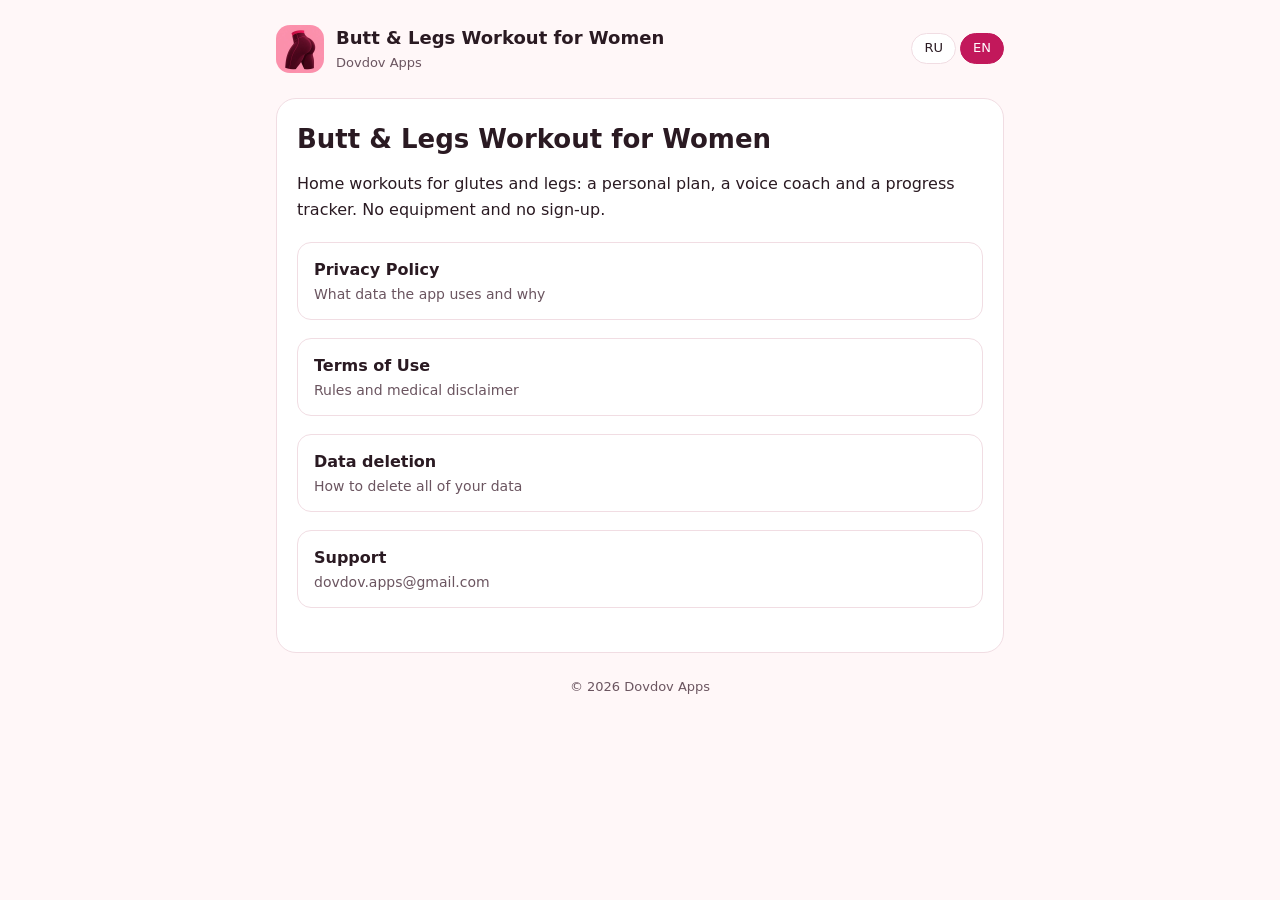
<file: index.html>
<!doctype html>
<html lang="ru">
<head>
<meta charset="utf-8">
<meta name="viewport" content="width=device-width, initial-scale=1">
<title>Butt &amp; Legs Workout for Women</title>
<meta name="description" content="Butt &amp; Legs Workout for Women — home workouts for glutes and legs. Legal information and support.">
<link rel="icon" href="icon.webp">
<link rel="stylesheet" href="style.css">
<script src="lang.js"></script>
</head>
<body>
<div class="wrap">
  <header>
    <img src="icon.webp" alt="">
    <div>
      <a class="brand" href="./">Butt &amp; Legs Workout for Women</a>
      <div class="sub">Dovdov Apps</div>
    </div>
    <div class="lang"><button data-l="ru">RU</button><button data-l="en">EN</button></div>
  </header>
  <main>
    <section lang="ru">
      <h1>Butt &amp; Legs Workout for Women</h1>
      <p>Домашние тренировки для ягодиц и ног: персональный план, голосовой тренер и трекер прогресса. Без инвентаря и без регистрации.</p>
      <ul class="links">
        <li><a href="privacy/">Политика конфиденциальности<span>Какие данные использует приложение и зачем</span></a></li>
        <li><a href="terms/">Условия использования<span>Правила и медицинская оговорка</span></a></li>
        <li><a href="delete-data/">Удаление данных<span>Как удалить все свои данные</span></a></li>
        <li><a href="mailto:dovdov.apps@gmail.com">Поддержка<span>dovdov.apps@gmail.com</span></a></li>
      </ul>
    </section>
    <section lang="en">
      <h1>Butt &amp; Legs Workout for Women</h1>
      <p>Home workouts for glutes and legs: a personal plan, a voice coach and a progress tracker. No equipment and no sign-up.</p>
      <ul class="links">
        <li><a href="privacy/">Privacy Policy<span>What data the app uses and why</span></a></li>
        <li><a href="terms/">Terms of Use<span>Rules and medical disclaimer</span></a></li>
        <li><a href="delete-data/">Data deletion<span>How to delete all of your data</span></a></li>
        <li><a href="mailto:dovdov.apps@gmail.com">Support<span>dovdov.apps@gmail.com</span></a></li>
      </ul>
    </section>
  </main>
  <footer>© 2026 Dovdov Apps</footer>
</div>
</body>
</html>
</file>
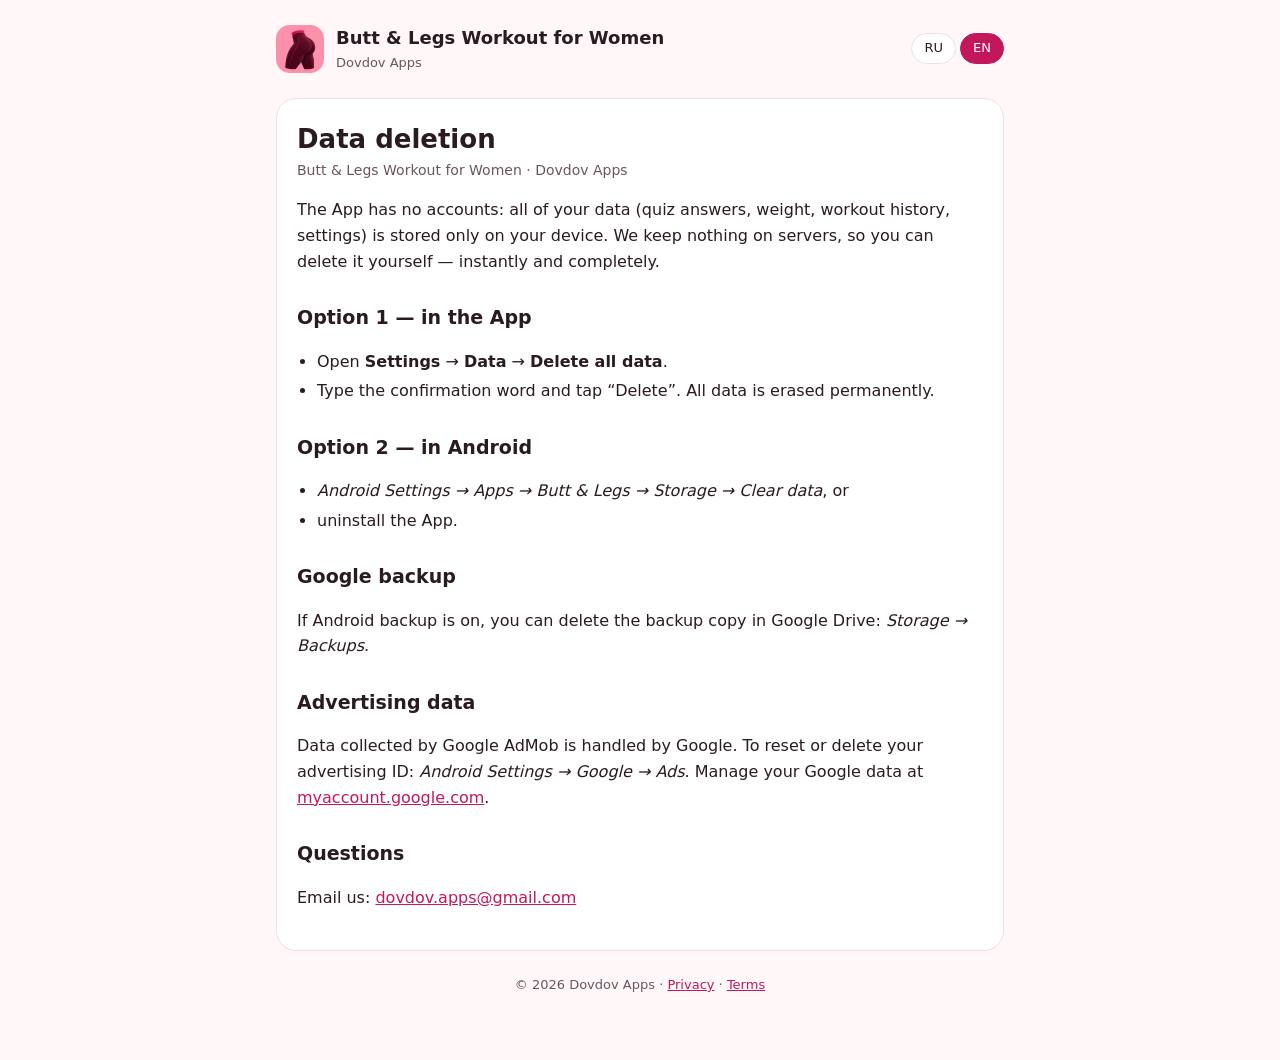
<file: delete-data/index.html>
<!doctype html>
<html lang="ru">
<head>
<meta charset="utf-8">
<meta name="viewport" content="width=device-width, initial-scale=1">
<title>Data Deletion</title>
<meta name="description" content="How to delete your data from the Butt &amp; Legs Workout for Women app by Dovdov Apps.">
<link rel="icon" href="../icon.webp">
<link rel="stylesheet" href="../style.css">
<script src="../lang.js"></script>
</head>
<body>
<div class="wrap">
  <header>
    <img src="../icon.webp" alt="">
    <div>
      <a class="brand" href="../">Butt &amp; Legs Workout for Women</a>
      <div class="sub">Dovdov Apps</div>
    </div>
    <div class="lang"><button data-l="ru">RU</button><button data-l="en">EN</button></div>
  </header>
  <main>

<article lang="ru">
  <h1>Удаление данных</h1>
  <p class="date">Butt &amp; Legs Workout for Women · Dovdov Apps</p>
  <p>В Приложении нет аккаунтов: все ваши данные (ответы опроса, вес, история тренировок, настройки) хранятся только на вашем устройстве. Мы не храним их на серверах, поэтому удалить их можете вы сами — сразу и полностью.</p>

  <h2>Способ 1 — в Приложении</h2>
  <ul>
    <li>Откройте <b>Настройки</b> → раздел <b>Данные</b> → <b>Удалить все данные</b>.</li>
    <li>Введите слово подтверждения и нажмите «Удалить». Все данные будут стёрты без возможности восстановления.</li>
  </ul>

  <h2>Способ 2 — в Android</h2>
  <ul>
    <li><i>Настройки Android → Приложения → Butt &amp; Legs → Хранилище → Очистить данные</i>, или</li>
    <li>удалите Приложение с устройства.</li>
  </ul>

  <h2>Резервная копия Google</h2>
  <p>Если на устройстве включено резервное копирование Android, копию можно удалить в Google Drive: <i>Хранилище → Резервные копии</i>.</p>

  <h2>Рекламные данные</h2>
  <p>Данные, собранные Google AdMob, обрабатываются Google. Сбросить или удалить рекламный идентификатор: <i>Настройки Android → Google → Реклама</i>. Управление данными Google: <a href="https://myaccount.google.com/data-and-privacy" target="_blank" rel="noopener">myaccount.google.com</a>.</p>

  <h2>Вопросы</h2>
  <p>Напишите нам: <a href="mailto:dovdov.apps@gmail.com">dovdov.apps@gmail.com</a></p>
</article>

<article lang="en">
  <h1>Data deletion</h1>
  <p class="date">Butt &amp; Legs Workout for Women · Dovdov Apps</p>
  <p>The App has no accounts: all of your data (quiz answers, weight, workout history, settings) is stored only on your device. We keep nothing on servers, so you can delete it yourself — instantly and completely.</p>

  <h2>Option 1 — in the App</h2>
  <ul>
    <li>Open <b>Settings</b> → <b>Data</b> → <b>Delete all data</b>.</li>
    <li>Type the confirmation word and tap “Delete”. All data is erased permanently.</li>
  </ul>

  <h2>Option 2 — in Android</h2>
  <ul>
    <li><i>Android Settings → Apps → Butt &amp; Legs → Storage → Clear data</i>, or</li>
    <li>uninstall the App.</li>
  </ul>

  <h2>Google backup</h2>
  <p>If Android backup is on, you can delete the backup copy in Google Drive: <i>Storage → Backups</i>.</p>

  <h2>Advertising data</h2>
  <p>Data collected by Google AdMob is handled by Google. To reset or delete your advertising ID: <i>Android Settings → Google → Ads</i>. Manage your Google data at <a href="https://myaccount.google.com/data-and-privacy" target="_blank" rel="noopener">myaccount.google.com</a>.</p>

  <h2>Questions</h2>
  <p>Email us: <a href="mailto:dovdov.apps@gmail.com">dovdov.apps@gmail.com</a></p>
</article>

  </main>
  <footer>© 2026 Dovdov Apps · <a href="../privacy/">Privacy</a> · <a href="../terms/">Terms</a></footer>
</div>
</body>
</html>
</file>
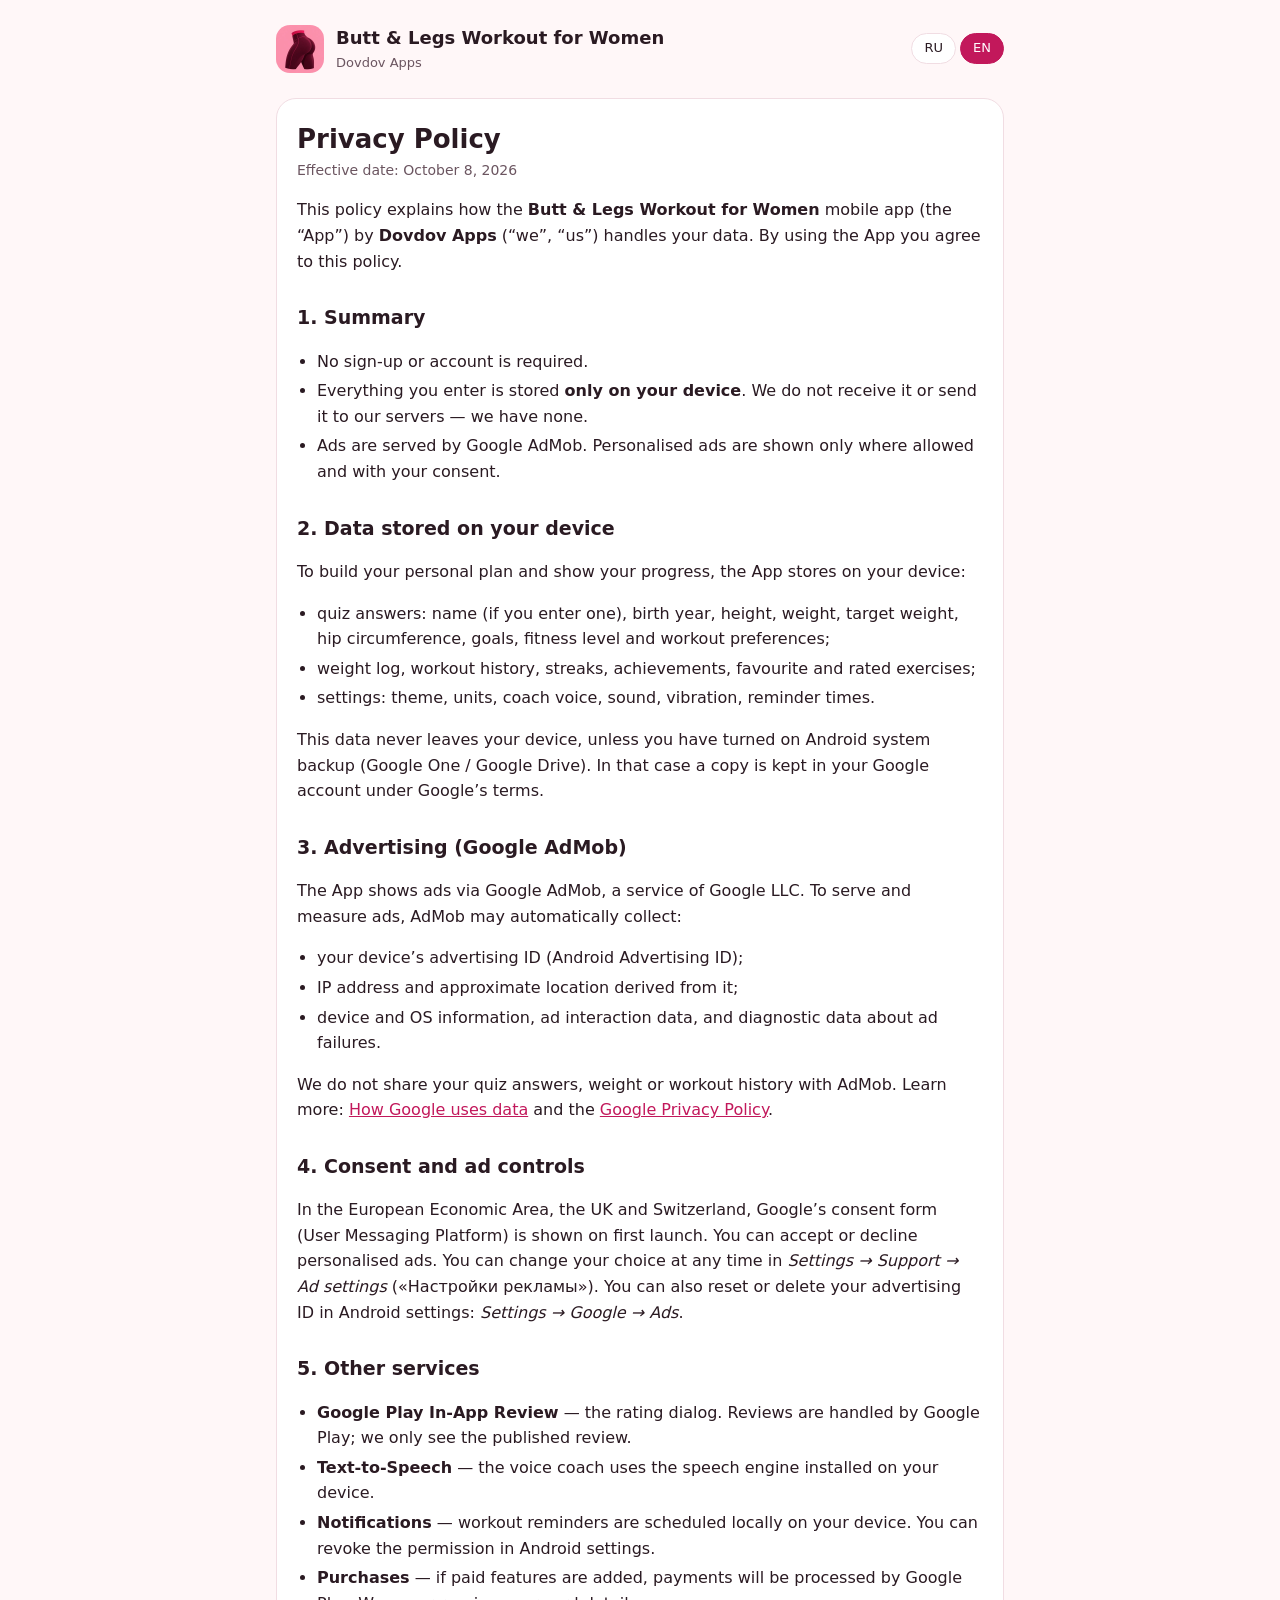
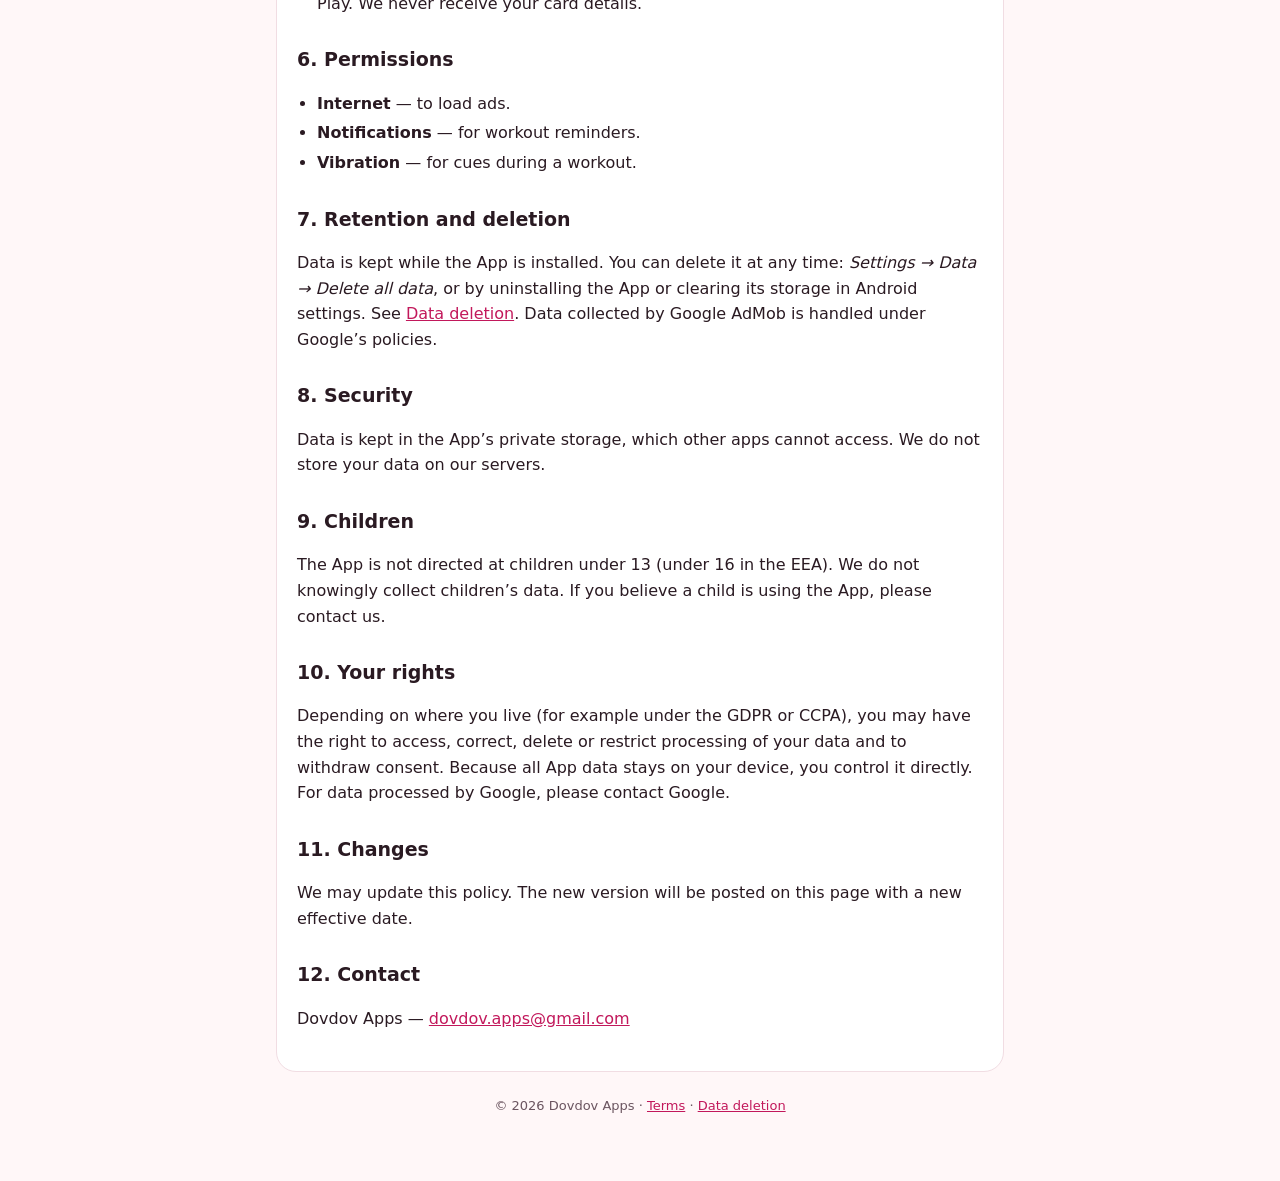
<file: privacy/index.html>
<!doctype html>
<html lang="ru">
<head>
<meta charset="utf-8">
<meta name="viewport" content="width=device-width, initial-scale=1">
<title>Privacy Policy</title>
<meta name="description" content="Privacy Policy of the Butt &amp; Legs Workout for Women app by Dovdov Apps.">
<link rel="icon" href="../icon.webp">
<link rel="stylesheet" href="../style.css">
<script src="../lang.js"></script>
</head>
<body>
<div class="wrap">
  <header>
    <img src="../icon.webp" alt="">
    <div>
      <a class="brand" href="../">Butt &amp; Legs Workout for Women</a>
      <div class="sub">Dovdov Apps</div>
    </div>
    <div class="lang"><button data-l="ru">RU</button><button data-l="en">EN</button></div>
  </header>
  <main>

<article lang="ru">
  <h1>Политика конфиденциальности</h1>
  <p class="date">Вступает в силу: 8 октября 2026 г.</p>

  <p>Эта политика описывает, как мобильное приложение <b>Butt &amp; Legs Workout for Women</b> (далее — «Приложение») от разработчика <b>Dovdov Apps</b> (далее — «мы») обращается с вашими данными. Используя Приложение, вы соглашаетесь с этой политикой.</p>

  <h2>1. Коротко</h2>
  <ul>
    <li>Регистрация и аккаунт не нужны.</li>
    <li>Все данные, которые вы вводите, хранятся <b>только на вашем устройстве</b>. Мы не получаем их и не передаём на наши серверы — у нас их нет.</li>
    <li>Для показа рекламы используется Google AdMob. Персонализированная реклама показывается только там, где это разрешено, и с вашего согласия.</li>
  </ul>

  <h2>2. Данные, которые хранятся на устройстве</h2>
  <p>Чтобы составить персональный план и показывать прогресс, Приложение сохраняет на устройстве:</p>
  <ul>
    <li>ответы опроса: имя (если вы его указали), год рождения, рост, вес, целевой вес, обхват бёдер, цели, уровень подготовки и предпочтения тренировок;</li>
    <li>журнал веса, историю тренировок, серии, достижения, избранные и оценённые упражнения;</li>
    <li>настройки: тема, единицы измерения, голос тренера, звук, вибрация, время напоминаний.</li>
  </ul>
  <p>Эти данные не покидают устройство, за исключением случая, когда вы сами включили системное резервное копирование Android (Google One / Google Drive). Тогда копия хранится в вашем Google-аккаунте по правилам Google.</p>

  <h2>3. Реклама (Google AdMob)</h2>
  <p>Приложение показывает рекламу через Google AdMob — сервис Google LLC. Для показа и измерения рекламы AdMob может автоматически собирать:</p>
  <ul>
    <li>рекламный идентификатор устройства (Android Advertising ID);</li>
    <li>IP-адрес и приблизительное местоположение по нему;</li>
    <li>сведения об устройстве и ОС, данные о взаимодействии с рекламой, диагностические данные о сбоях рекламы.</li>
  </ul>
  <p>Мы не передаём AdMob ваши ответы опроса, вес или историю тренировок. Подробнее: <a href="https://policies.google.com/technologies/partner-sites" target="_blank" rel="noopener">Как Google использует данные</a> и <a href="https://policies.google.com/privacy" target="_blank" rel="noopener">Политика конфиденциальности Google</a>.</p>

  <h2>4. Согласие и управление рекламой</h2>
  <p>В Европейской экономической зоне, Великобритании и Швейцарии при первом запуске показывается окно согласия Google (User Messaging Platform). Вы можете разрешить или отклонить персонализированную рекламу. Изменить выбор можно в любой момент: <i>Настройки → Поддержка → Настройки рекламы</i>. Также можно сбросить или удалить рекламный идентификатор в настройках Android: <i>Настройки → Google → Реклама</i>.</p>

  <h2>5. Другие сервисы</h2>
  <ul>
    <li><b>Google Play In-App Review</b> — окно оценки Приложения. Отзыв обрабатывается Google Play; мы видим только опубликованный отзыв.</li>
    <li><b>Синтез речи (Text-to-Speech)</b> — голосовой тренер использует речевой движок, установленный на вашем устройстве.</li>
    <li><b>Уведомления</b> — напоминания о тренировках создаются локально на устройстве. Разрешение можно отозвать в настройках Android.</li>
    <li><b>Покупки</b> — если в Приложении появятся платные функции, оплата будет проходить через Google Play. Мы не получаем данные вашей банковской карты.</li>
  </ul>

  <h2>6. Разрешения</h2>
  <ul>
    <li><b>Интернет</b> — для загрузки рекламы.</li>
    <li><b>Уведомления</b> — для напоминаний о тренировках.</li>
    <li><b>Вибрация</b> — для сигналов во время тренировки.</li>
  </ul>

  <h2>7. Хранение и удаление данных</h2>
  <p>Данные хранятся, пока Приложение установлено. Удалить их можно в любой момент: <i>Настройки → Данные → Удалить все данные</i>, либо удалив Приложение или очистив его данные в настройках Android. Подробнее — на странице <a href="../delete-data/">Удаление данных</a>. Данные, собранные Google AdMob, обрабатываются по правилам Google.</p>

  <h2>8. Безопасность</h2>
  <p>Данные хранятся в закрытом хранилище Приложения, недоступном другим приложениям. Мы не храним ваши данные на своих серверах.</p>

  <h2>9. Дети</h2>
  <p>Приложение не предназначено для детей младше 13 лет (в ЕЭЗ — младше 16 лет). Мы сознательно не собираем данные детей. Если вы считаете, что ребёнок пользуется Приложением, свяжитесь с нами.</p>

  <h2>10. Ваши права</h2>
  <p>В зависимости от страны проживания (например, по GDPR или CCPA) у вас есть право на доступ к данным, их исправление, удаление и ограничение обработки, а также право отозвать согласие. Так как все данные хранятся на вашем устройстве, вы управляете ими сами. По вопросам обработки данных Google обращайтесь в Google.</p>

  <h2>11. Изменения политики</h2>
  <p>Мы можем обновлять эту политику. Новая версия публикуется на этой странице с новой датой вступления в силу.</p>

  <h2>12. Контакты</h2>
  <p>Dovdov Apps — <a href="mailto:dovdov.apps@gmail.com">dovdov.apps@gmail.com</a></p>
</article>

<article lang="en">
  <h1>Privacy Policy</h1>
  <p class="date">Effective date: October 8, 2026</p>

  <p>This policy explains how the <b>Butt &amp; Legs Workout for Women</b> mobile app (the “App”) by <b>Dovdov Apps</b> (“we”, “us”) handles your data. By using the App you agree to this policy.</p>

  <h2>1. Summary</h2>
  <ul>
    <li>No sign-up or account is required.</li>
    <li>Everything you enter is stored <b>only on your device</b>. We do not receive it or send it to our servers — we have none.</li>
    <li>Ads are served by Google AdMob. Personalised ads are shown only where allowed and with your consent.</li>
  </ul>

  <h2>2. Data stored on your device</h2>
  <p>To build your personal plan and show your progress, the App stores on your device:</p>
  <ul>
    <li>quiz answers: name (if you enter one), birth year, height, weight, target weight, hip circumference, goals, fitness level and workout preferences;</li>
    <li>weight log, workout history, streaks, achievements, favourite and rated exercises;</li>
    <li>settings: theme, units, coach voice, sound, vibration, reminder times.</li>
  </ul>
  <p>This data never leaves your device, unless you have turned on Android system backup (Google One / Google Drive). In that case a copy is kept in your Google account under Google’s terms.</p>

  <h2>3. Advertising (Google AdMob)</h2>
  <p>The App shows ads via Google AdMob, a service of Google LLC. To serve and measure ads, AdMob may automatically collect:</p>
  <ul>
    <li>your device’s advertising ID (Android Advertising ID);</li>
    <li>IP address and approximate location derived from it;</li>
    <li>device and OS information, ad interaction data, and diagnostic data about ad failures.</li>
  </ul>
  <p>We do not share your quiz answers, weight or workout history with AdMob. Learn more: <a href="https://policies.google.com/technologies/partner-sites" target="_blank" rel="noopener">How Google uses data</a> and the <a href="https://policies.google.com/privacy" target="_blank" rel="noopener">Google Privacy Policy</a>.</p>

  <h2>4. Consent and ad controls</h2>
  <p>In the European Economic Area, the UK and Switzerland, Google’s consent form (User Messaging Platform) is shown on first launch. You can accept or decline personalised ads. You can change your choice at any time in <i>Settings → Support → Ad settings</i> («Настройки рекламы»). You can also reset or delete your advertising ID in Android settings: <i>Settings → Google → Ads</i>.</p>

  <h2>5. Other services</h2>
  <ul>
    <li><b>Google Play In-App Review</b> — the rating dialog. Reviews are handled by Google Play; we only see the published review.</li>
    <li><b>Text-to-Speech</b> — the voice coach uses the speech engine installed on your device.</li>
    <li><b>Notifications</b> — workout reminders are scheduled locally on your device. You can revoke the permission in Android settings.</li>
    <li><b>Purchases</b> — if paid features are added, payments will be processed by Google Play. We never receive your card details.</li>
  </ul>

  <h2>6. Permissions</h2>
  <ul>
    <li><b>Internet</b> — to load ads.</li>
    <li><b>Notifications</b> — for workout reminders.</li>
    <li><b>Vibration</b> — for cues during a workout.</li>
  </ul>

  <h2>7. Retention and deletion</h2>
  <p>Data is kept while the App is installed. You can delete it at any time: <i>Settings → Data → Delete all data</i>, or by uninstalling the App or clearing its storage in Android settings. See <a href="../delete-data/">Data deletion</a>. Data collected by Google AdMob is handled under Google’s policies.</p>

  <h2>8. Security</h2>
  <p>Data is kept in the App’s private storage, which other apps cannot access. We do not store your data on our servers.</p>

  <h2>9. Children</h2>
  <p>The App is not directed at children under 13 (under 16 in the EEA). We do not knowingly collect children’s data. If you believe a child is using the App, please contact us.</p>

  <h2>10. Your rights</h2>
  <p>Depending on where you live (for example under the GDPR or CCPA), you may have the right to access, correct, delete or restrict processing of your data and to withdraw consent. Because all App data stays on your device, you control it directly. For data processed by Google, please contact Google.</p>

  <h2>11. Changes</h2>
  <p>We may update this policy. The new version will be posted on this page with a new effective date.</p>

  <h2>12. Contact</h2>
  <p>Dovdov Apps — <a href="mailto:dovdov.apps@gmail.com">dovdov.apps@gmail.com</a></p>
</article>

  </main>
  <footer>© 2026 Dovdov Apps · <a href="../terms/">Terms</a> · <a href="../delete-data/">Data deletion</a></footer>
</div>
</body>
</html>
</file>
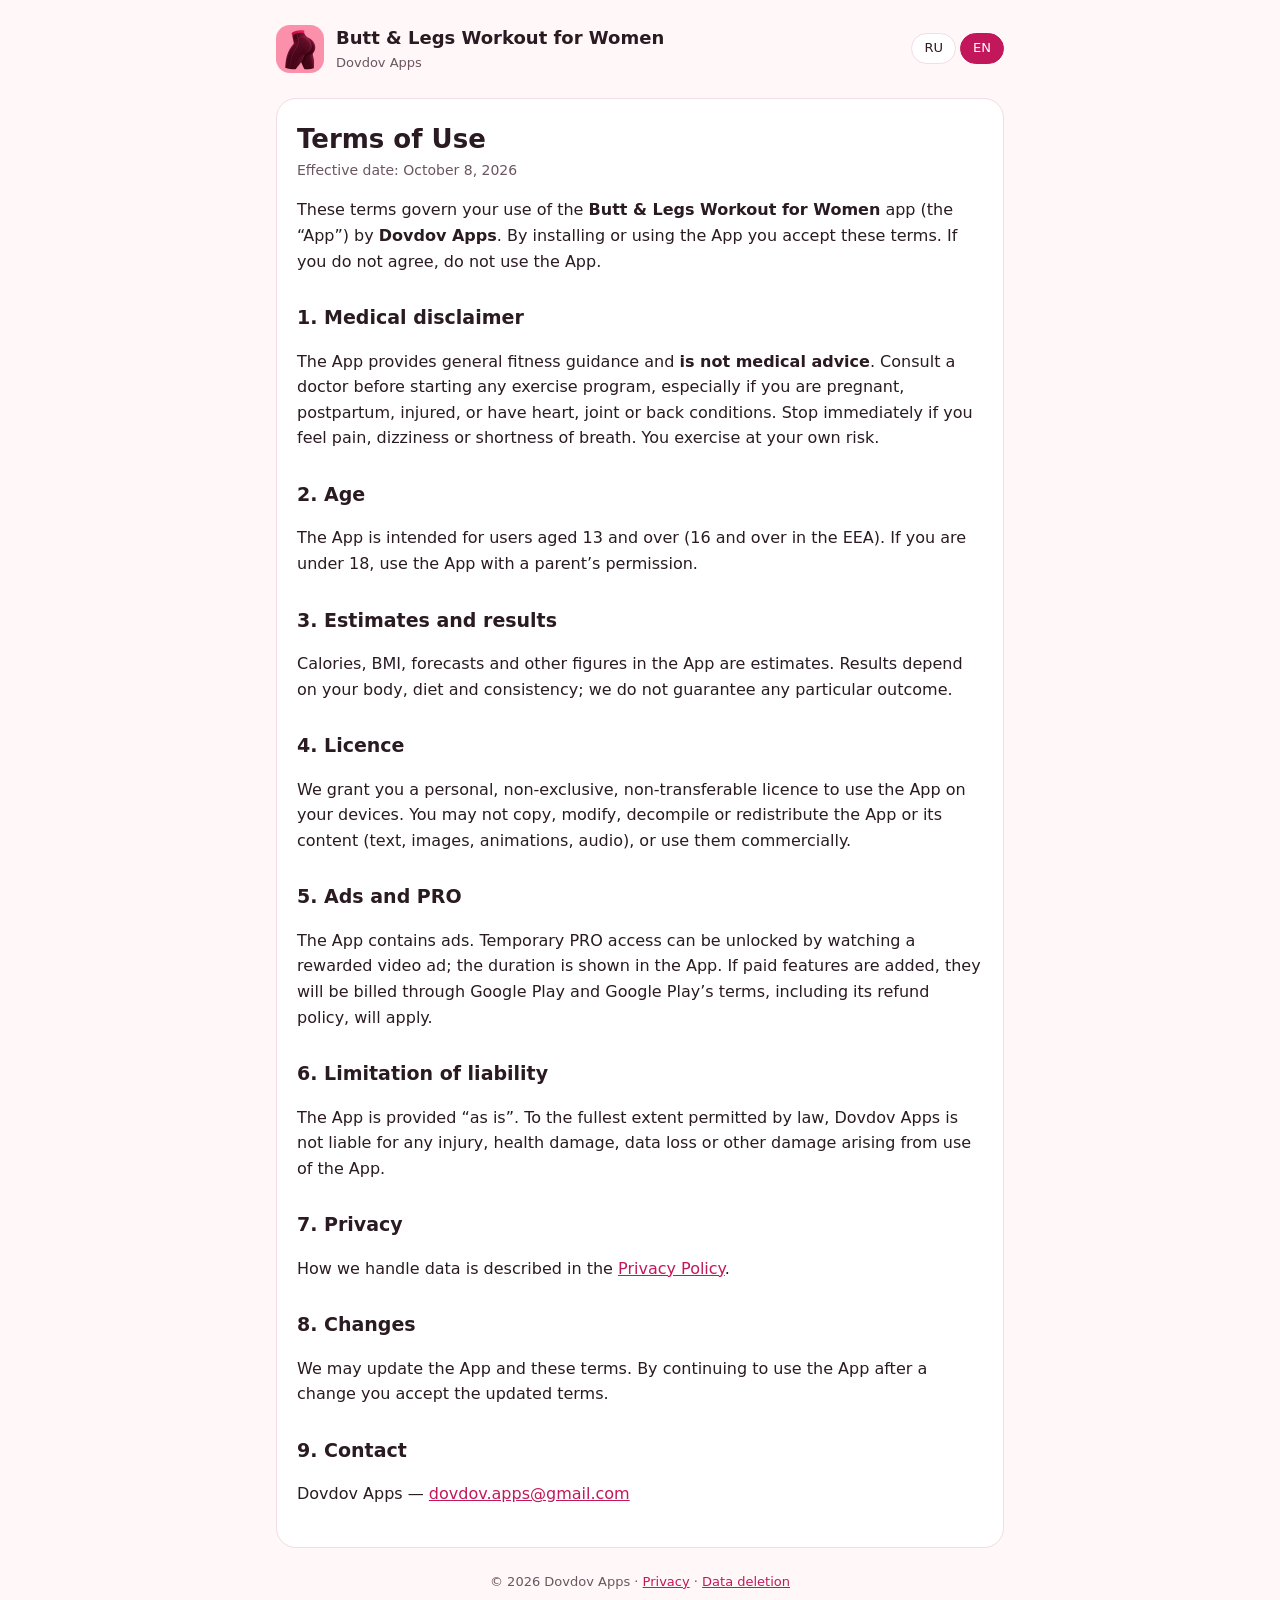
<file: terms/index.html>
<!doctype html>
<html lang="ru">
<head>
<meta charset="utf-8">
<meta name="viewport" content="width=device-width, initial-scale=1">
<title>Terms of Use</title>
<meta name="description" content="Terms of Use of the Butt &amp; Legs Workout for Women app by Dovdov Apps.">
<link rel="icon" href="../icon.webp">
<link rel="stylesheet" href="../style.css">
<script src="../lang.js"></script>
</head>
<body>
<div class="wrap">
  <header>
    <img src="../icon.webp" alt="">
    <div>
      <a class="brand" href="../">Butt &amp; Legs Workout for Women</a>
      <div class="sub">Dovdov Apps</div>
    </div>
    <div class="lang"><button data-l="ru">RU</button><button data-l="en">EN</button></div>
  </header>
  <main>

<article lang="ru">
  <h1>Условия использования</h1>
  <p class="date">Вступают в силу: 8 октября 2026 г.</p>

  <p>Эти условия регулируют использование приложения <b>Butt &amp; Legs Workout for Women</b> (далее — «Приложение») от <b>Dovdov Apps</b>. Устанавливая или используя Приложение, вы принимаете эти условия. Если вы не согласны — не используйте Приложение.</p>

  <h2>1. Медицинская оговорка</h2>
  <p>Приложение предоставляет общие фитнес-рекомендации и <b>не является медицинской консультацией</b>. Перед началом любой программы тренировок проконсультируйтесь с врачом, особенно при беременности, после родов, при травмах, заболеваниях сердца, суставов или спины. Немедленно прекратите тренировку, если почувствуете боль, головокружение или одышку. Вы тренируетесь на собственный риск.</p>

  <h2>2. Возраст</h2>
  <p>Приложение предназначено для пользователей от 13 лет (в ЕЭЗ — от 16 лет). Если вы младше 18 лет, используйте Приложение с разрешения родителей.</p>

  <h2>3. Расчёты и результаты</h2>
  <p>Калории, ИМТ, прогнозы и другие показатели в Приложении приблизительны. Результаты зависят от индивидуальных особенностей, питания и регулярности тренировок; мы не гарантируем конкретных результатов.</p>

  <h2>4. Лицензия</h2>
  <p>Мы предоставляем вам личную, неисключительную, непередаваемую лицензию на использование Приложения на ваших устройствах. Запрещается копировать, изменять, декомпилировать, распространять Приложение и его материалы (тексты, изображения, анимации, аудио), а также использовать их в коммерческих целях.</p>

  <h2>5. Реклама и PRO</h2>
  <p>Приложение содержит рекламу. Временный доступ PRO можно получить, посмотрев рекламное видео; срок доступа указан в Приложении. Если появятся платные функции, они будут оплачиваться через Google Play, и к ним будут применяться правила Google Play, в том числе о возвратах.</p>

  <h2>6. Ограничение ответственности</h2>
  <p>Приложение предоставляется «как есть». В максимальной степени, разрешённой законом, Dovdov Apps не несёт ответственности за травмы, ущерб здоровью, потерю данных или иной ущерб, возникший в связи с использованием Приложения.</p>

  <h2>7. Конфиденциальность</h2>
  <p>Обработка данных описана в <a href="../privacy/">Политике конфиденциальности</a>.</p>

  <h2>8. Изменения</h2>
  <p>Мы можем обновлять Приложение и эти условия. Продолжая пользоваться Приложением после изменений, вы принимаете новую редакцию.</p>

  <h2>9. Контакты</h2>
  <p>Dovdov Apps — <a href="mailto:dovdov.apps@gmail.com">dovdov.apps@gmail.com</a></p>
</article>

<article lang="en">
  <h1>Terms of Use</h1>
  <p class="date">Effective date: October 8, 2026</p>

  <p>These terms govern your use of the <b>Butt &amp; Legs Workout for Women</b> app (the “App”) by <b>Dovdov Apps</b>. By installing or using the App you accept these terms. If you do not agree, do not use the App.</p>

  <h2>1. Medical disclaimer</h2>
  <p>The App provides general fitness guidance and <b>is not medical advice</b>. Consult a doctor before starting any exercise program, especially if you are pregnant, postpartum, injured, or have heart, joint or back conditions. Stop immediately if you feel pain, dizziness or shortness of breath. You exercise at your own risk.</p>

  <h2>2. Age</h2>
  <p>The App is intended for users aged 13 and over (16 and over in the EEA). If you are under 18, use the App with a parent’s permission.</p>

  <h2>3. Estimates and results</h2>
  <p>Calories, BMI, forecasts and other figures in the App are estimates. Results depend on your body, diet and consistency; we do not guarantee any particular outcome.</p>

  <h2>4. Licence</h2>
  <p>We grant you a personal, non-exclusive, non-transferable licence to use the App on your devices. You may not copy, modify, decompile or redistribute the App or its content (text, images, animations, audio), or use them commercially.</p>

  <h2>5. Ads and PRO</h2>
  <p>The App contains ads. Temporary PRO access can be unlocked by watching a rewarded video ad; the duration is shown in the App. If paid features are added, they will be billed through Google Play and Google Play’s terms, including its refund policy, will apply.</p>

  <h2>6. Limitation of liability</h2>
  <p>The App is provided “as is”. To the fullest extent permitted by law, Dovdov Apps is not liable for any injury, health damage, data loss or other damage arising from use of the App.</p>

  <h2>7. Privacy</h2>
  <p>How we handle data is described in the <a href="../privacy/">Privacy Policy</a>.</p>

  <h2>8. Changes</h2>
  <p>We may update the App and these terms. By continuing to use the App after a change you accept the updated terms.</p>

  <h2>9. Contact</h2>
  <p>Dovdov Apps — <a href="mailto:dovdov.apps@gmail.com">dovdov.apps@gmail.com</a></p>
</article>

  </main>
  <footer>© 2026 Dovdov Apps · <a href="../privacy/">Privacy</a> · <a href="../delete-data/">Data deletion</a></footer>
</div>
</body>
</html>
</file>
<file: style.css>
:root {
  --bg: #fff7f8;
  --card: #ffffff;
  --ink: #2a1a22;
  --ink2: #6b5560;
  --accent: #c2185b;
  --line: #f1dde3;
}
@media (prefers-color-scheme: dark) {
  :root {
    --bg: #171014;
    --card: #221a1e;
    --ink: #f6e9ee;
    --ink2: #c3aab5;
    --accent: #ff7aa8;
    --line: #3a2a31;
  }
}
* { box-sizing: border-box; }
html { -webkit-text-size-adjust: 100%; }
body {
  margin: 0;
  background: var(--bg);
  color: var(--ink);
  font: 16px/1.6 system-ui, -apple-system, "Segoe UI", Roboto, sans-serif;
}
.wrap { max-width: 760px; margin: 0 auto; padding: 24px 16px 64px; }
header { display: flex; align-items: center; gap: 12px; margin-bottom: 24px; }
header img { width: 48px; height: 48px; border-radius: 14px; }
header a.brand { color: var(--ink); text-decoration: none; font-weight: 700; font-size: 18px; }
header .sub { color: var(--ink2); font-size: 13px; }
.lang { margin-left: auto; display: flex; gap: 4px; }
.lang button {
  border: 1px solid var(--line); background: var(--card); color: var(--ink);
  border-radius: 999px; padding: 4px 12px; font: inherit; font-size: 13px; cursor: pointer;
}
.lang button[aria-pressed="true"] { background: var(--accent); border-color: var(--accent); color: #fff; }
main { background: var(--card); border: 1px solid var(--line); border-radius: 20px; padding: 24px 20px; }
h1 { font-size: 26px; line-height: 1.25; margin: 0 0 4px; }
h2 { font-size: 19px; margin: 28px 0 8px; }
.date { color: var(--ink2); font-size: 14px; margin: 0 0 16px; }
a { color: var(--accent); }
ul { padding-left: 20px; }
li { margin: 4px 0; }
.links { list-style: none; padding: 0; display: grid; gap: 10px; }
.links a {
  display: block; padding: 14px 16px; border: 1px solid var(--line); border-radius: 14px;
  text-decoration: none; color: var(--ink); font-weight: 600;
}
.links a span { display: block; font-weight: 400; color: var(--ink2); font-size: 14px; }
footer { color: var(--ink2); font-size: 13px; text-align: center; margin-top: 24px; }
/* Language switching: both versions are in the page; without JS both are shown. */
html[data-lang="ru"] [lang="en"]:not(html) { display: none; }
html[data-lang="en"] [lang="ru"]:not(html) { display: none; }
</file>
